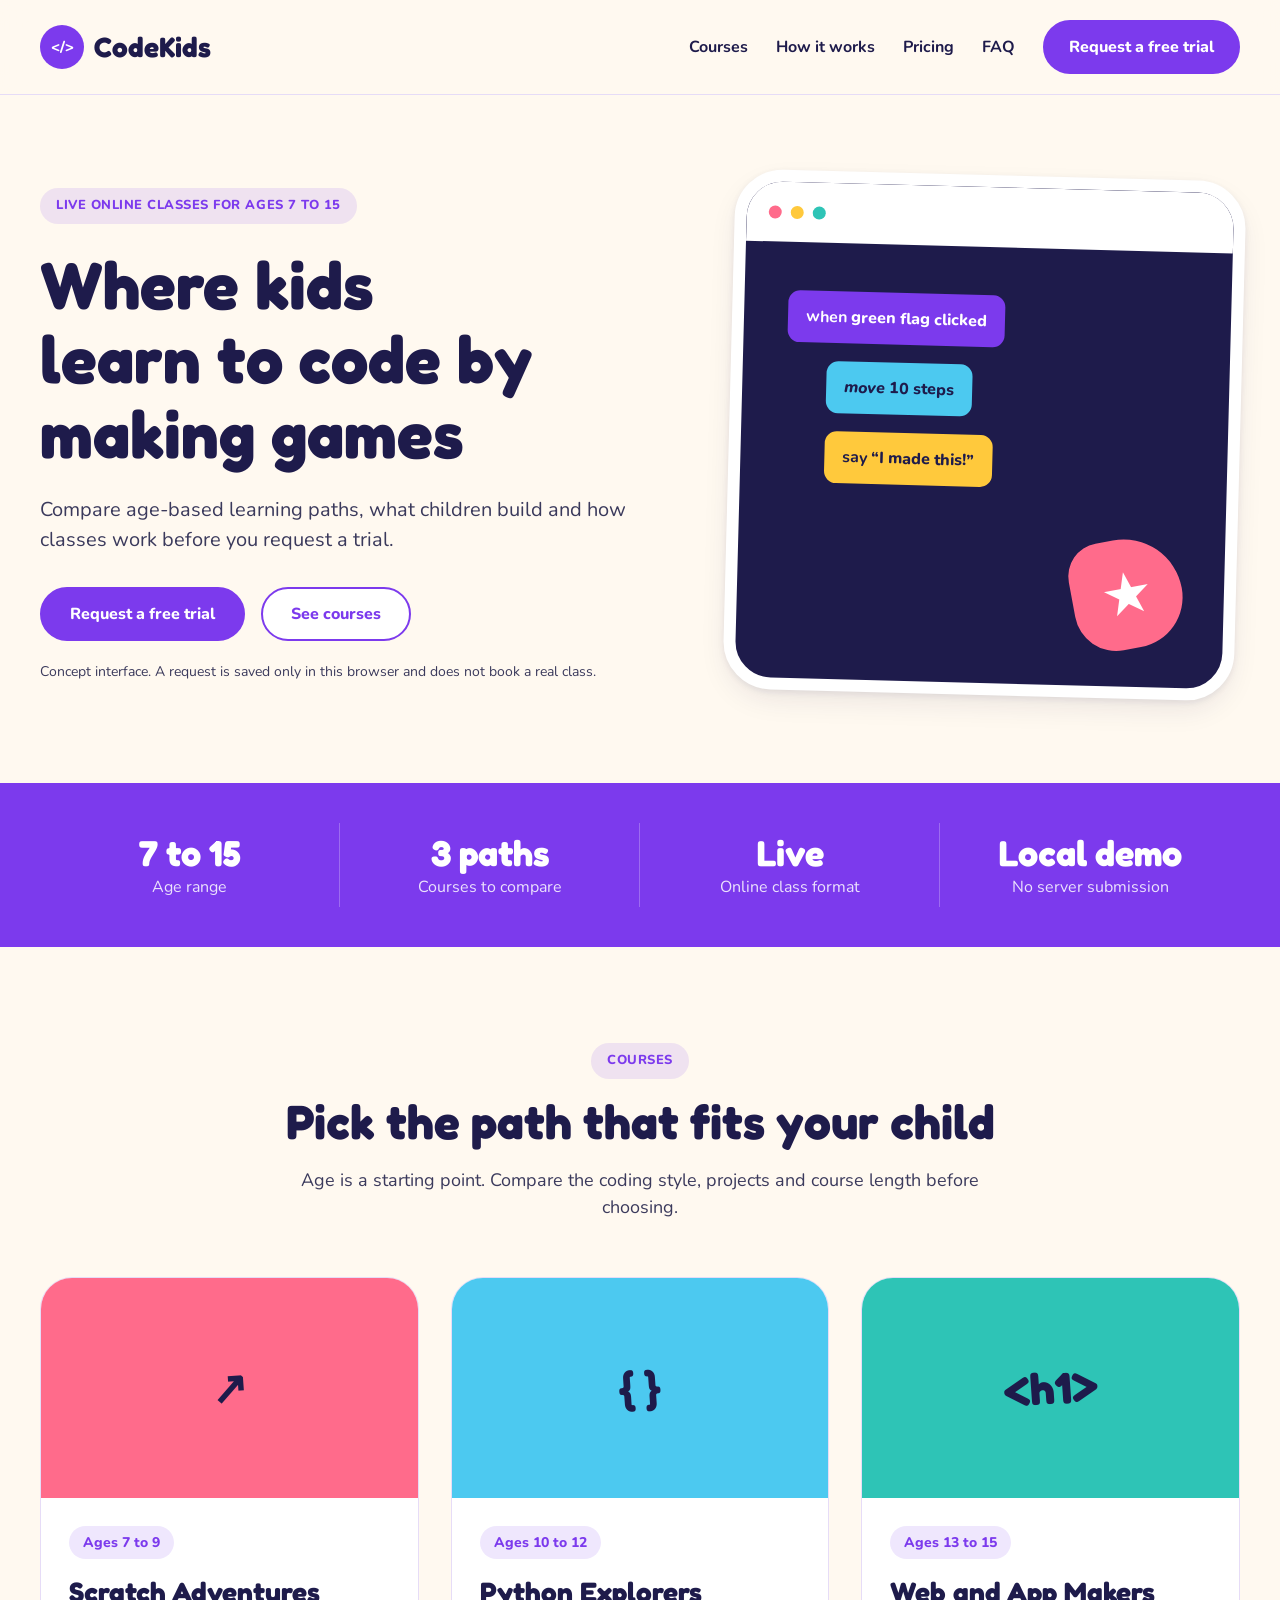
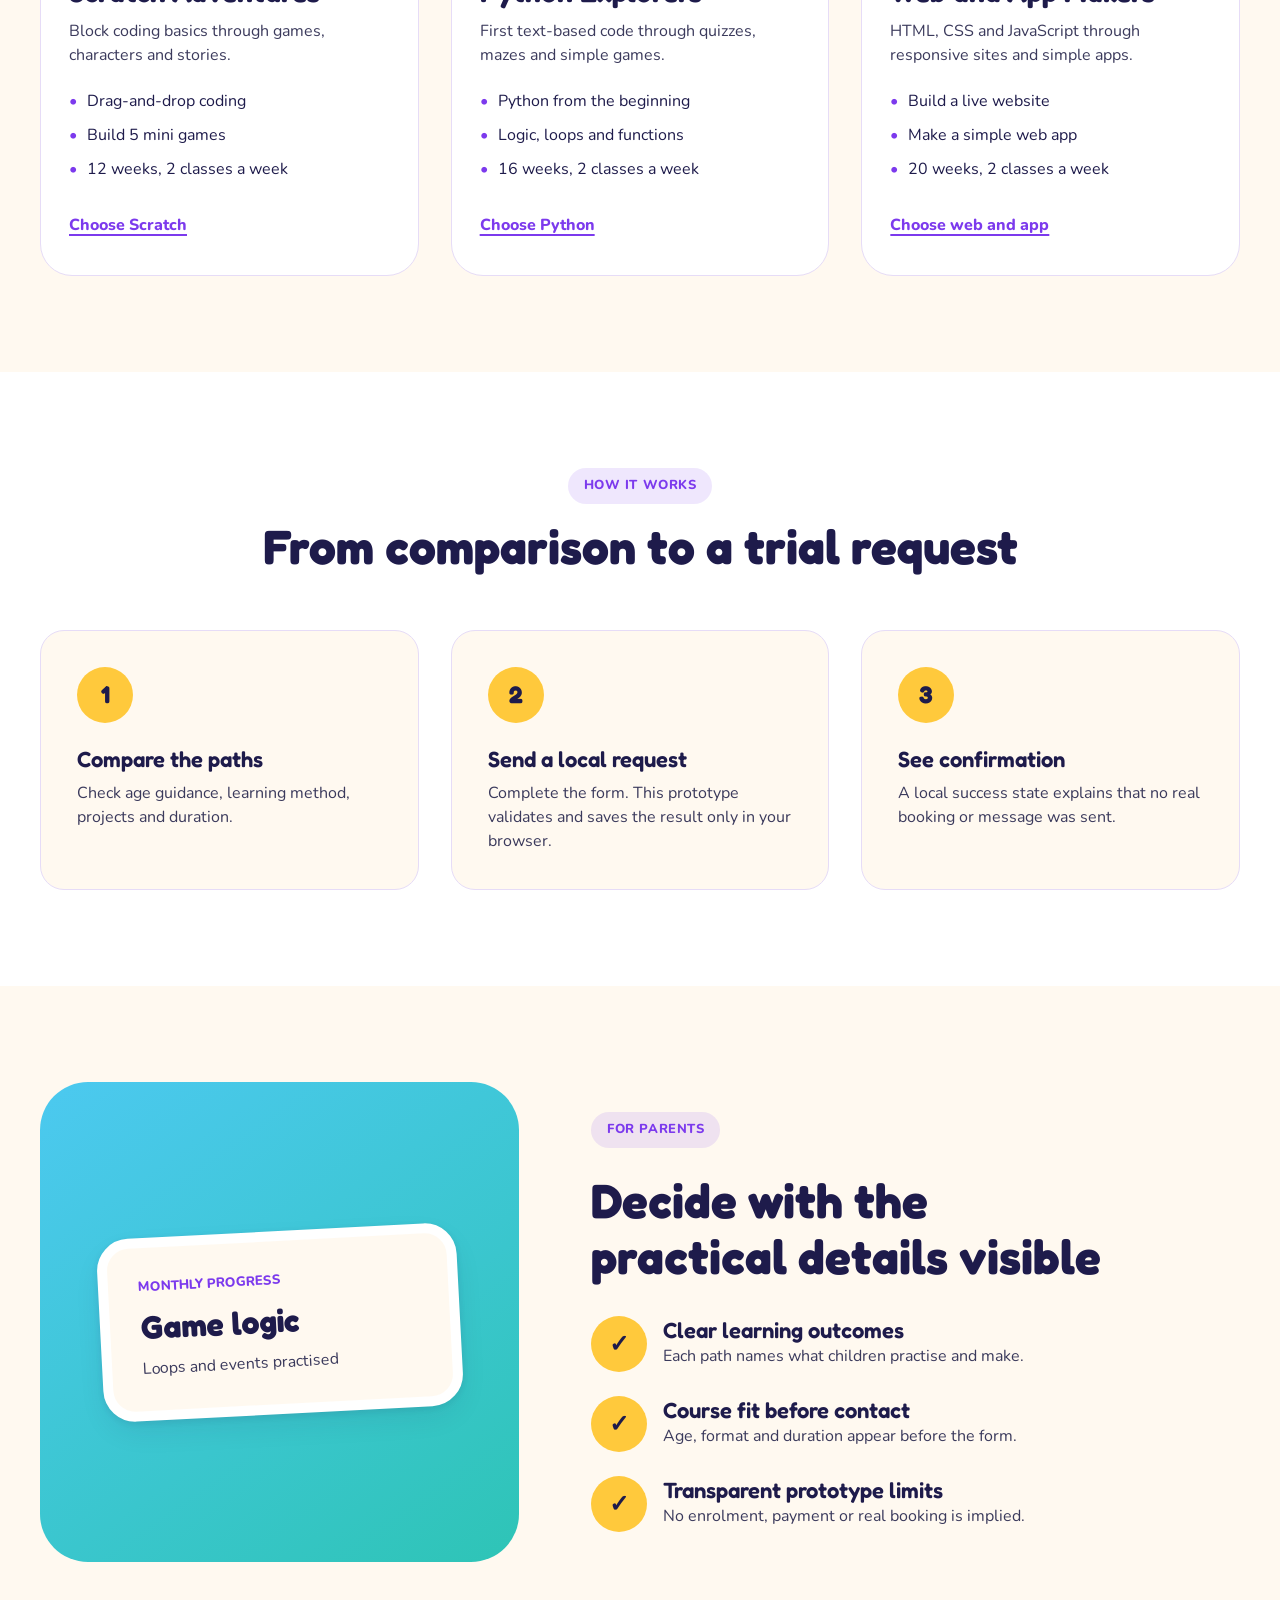
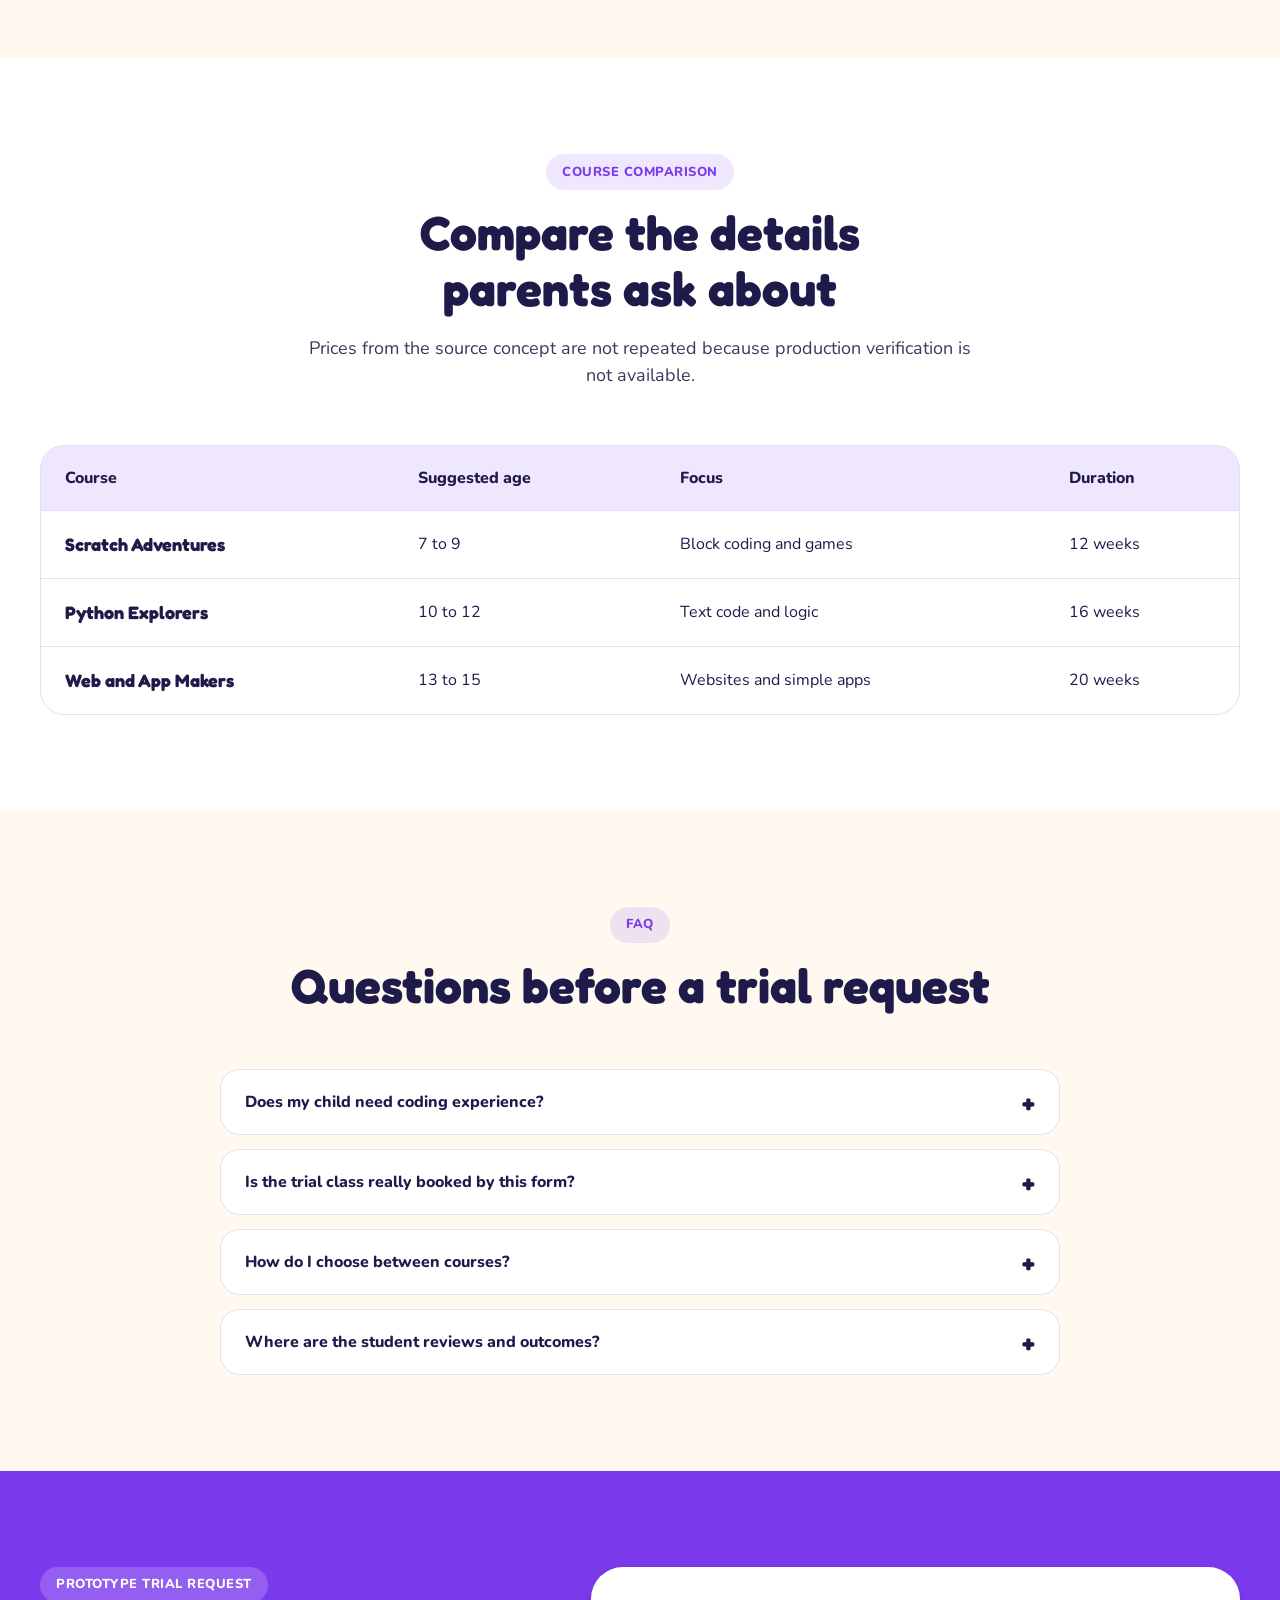
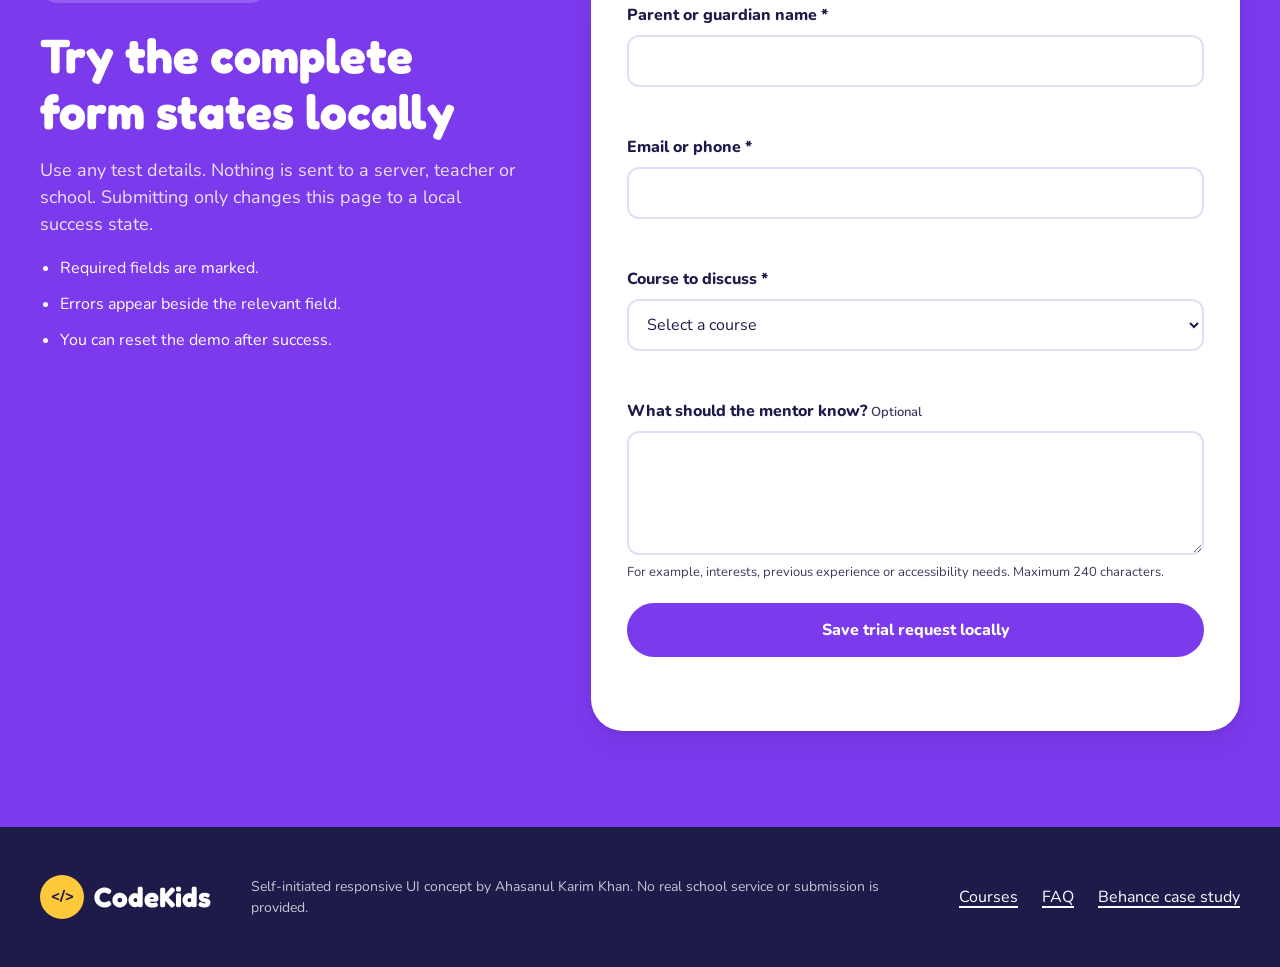
<file: index.html>
<!doctype html>
<html lang="en">
<head>
  <meta charset="utf-8">
  <meta name="viewport" content="width=device-width,initial-scale=1">
  <meta name="description" content="CodeKids is a self-initiated responsive landing-page concept that helps parents compare coding courses and request a local trial callback.">
  <title>CodeKids | Find the right coding course</title>
  <link rel="preconnect" href="https://fonts.googleapis.com">
  <link rel="preconnect" href="https://fonts.gstatic.com" crossorigin>
  <link href="https://fonts.googleapis.com/css2?family=Fredoka:wght@600;700&family=Nunito:wght@400;600;700;800&display=swap" rel="stylesheet">
  <link rel="stylesheet" href="styles.css">
  <script src="script.js" defer></script>
</head>
<body>
  <a class="skip-link" href="#main">Skip to main content</a>
  <header class="site-header" id="top">
    <div class="container header-inner">
      <a class="brand" href="#top" aria-label="CodeKids home"><span aria-hidden="true">&lt;/&gt;</span>CodeKids</a>
      <button class="menu-button" type="button" aria-expanded="false" aria-controls="primary-nav"><span class="sr-only">Open navigation</span><span aria-hidden="true">☰</span></button>
      <nav class="primary-nav" id="primary-nav" aria-label="Primary navigation">
        <a href="#courses">Courses</a><a href="#how">How it works</a><a href="#pricing">Pricing</a><a href="#faq">FAQ</a>
        <a class="button button-small" href="#trial">Request a free trial</a>
      </nav>
    </div>
  </header>

  <main id="main">
    <section class="hero">
      <div class="container hero-grid">
        <div class="hero-copy">
          <p class="pill">Live online classes for ages 7 to 15</p>
          <h1>Where kids learn to code by making games</h1>
          <p class="lead">Compare age-based learning paths, what children build and how classes work before you request a trial.</p>
          <div class="hero-actions"><a class="button" href="#trial">Request a free trial</a><a class="button button-secondary" href="#courses">See courses</a></div>
          <p class="microcopy">Concept interface. A request is saved only in this browser and does not book a real class.</p>
        </div>
        <div class="code-playground" aria-label="Decorative code playground illustration">
          <div class="playground-bar"><span></span><span></span><span></span></div>
          <div class="code-line"><b>when</b> green flag clicked</div><div class="code-line indent"><em>move</em> 10 steps</div><div class="code-line indent"><strong>say</strong> “I made this!”</div>
          <div class="sprite" aria-hidden="true">★</div>
        </div>
      </div>
    </section>

    <section class="trust-strip" aria-label="Program facts"><div class="container fact-grid"><div><strong>7 to 15</strong><span>Age range</span></div><div><strong>3 paths</strong><span>Courses to compare</span></div><div><strong>Live</strong><span>Online class format</span></div><div><strong>Local demo</strong><span>No server submission</span></div></div></section>

    <section class="section" id="courses">
      <div class="container"><div class="section-heading"><p class="eyebrow">Courses</p><h2>Pick the path that fits your child</h2><p>Age is a starting point. Compare the coding style, projects and course length before choosing.</p></div>
        <div class="course-grid">
          <article class="course-card accent-pink"><div class="course-art" aria-hidden="true"><span>↗</span></div><div class="card-body"><span class="tag">Ages 7 to 9</span><h3>Scratch Adventures</h3><p>Block coding basics through games, characters and stories.</p><ul><li>Drag-and-drop coding</li><li>Build 5 mini games</li><li>12 weeks, 2 classes a week</li></ul><a href="#trial" data-course="Scratch Adventures">Choose Scratch</a></div></article>
          <article class="course-card accent-sky"><div class="course-art" aria-hidden="true"><span>{ }</span></div><div class="card-body"><span class="tag">Ages 10 to 12</span><h3>Python Explorers</h3><p>First text-based code through quizzes, mazes and simple games.</p><ul><li>Python from the beginning</li><li>Logic, loops and functions</li><li>16 weeks, 2 classes a week</li></ul><a href="#trial" data-course="Python Explorers">Choose Python</a></div></article>
          <article class="course-card accent-mint"><div class="course-art" aria-hidden="true"><span>&lt;h1&gt;</span></div><div class="card-body"><span class="tag">Ages 13 to 15</span><h3>Web and App Makers</h3><p>HTML, CSS and JavaScript through responsive sites and simple apps.</p><ul><li>Build a live website</li><li>Make a simple web app</li><li>20 weeks, 2 classes a week</li></ul><a href="#trial" data-course="Web and App Makers">Choose web and app</a></div></article>
        </div>
      </div>
    </section>

    <section class="section section-tint" id="how"><div class="container"><div class="section-heading"><p class="eyebrow">How it works</p><h2>From comparison to a trial request</h2></div><ol class="step-grid"><li><span>1</span><h3>Compare the paths</h3><p>Check age guidance, learning method, projects and duration.</p></li><li><span>2</span><h3>Send a local request</h3><p>Complete the form. This prototype validates and saves the result only in your browser.</p></li><li><span>3</span><h3>See confirmation</h3><p>A local success state explains that no real booking or message was sent.</p></li></ol></div></section>

    <section class="section"><div class="container parent-grid"><div class="parent-visual" aria-hidden="true"><div class="report"><small>Monthly progress</small><strong>Game logic</strong><span>Loops and events practised</span></div></div><div><p class="eyebrow">For parents</p><h2>Decide with the practical details visible</h2><div class="feature-list"><div><span>✓</span><p><strong>Clear learning outcomes</strong>Each path names what children practise and make.</p></div><div><span>✓</span><p><strong>Course fit before contact</strong>Age, format and duration appear before the form.</p></div><div><span>✓</span><p><strong>Transparent prototype limits</strong>No enrolment, payment or real booking is implied.</p></div></div></div></div></section>

    <section class="section section-tint" id="pricing"><div class="container"><div class="section-heading"><p class="eyebrow">Course comparison</p><h2>Compare the details parents ask about</h2><p>Prices from the source concept are not repeated because production verification is not available.</p></div><div class="comparison" role="region" aria-label="Course comparison" tabindex="0"><table><thead><tr><th>Course</th><th>Suggested age</th><th>Focus</th><th>Duration</th></tr></thead><tbody><tr><th>Scratch Adventures</th><td>7 to 9</td><td>Block coding and games</td><td>12 weeks</td></tr><tr><th>Python Explorers</th><td>10 to 12</td><td>Text code and logic</td><td>16 weeks</td></tr><tr><th>Web and App Makers</th><td>13 to 15</td><td>Websites and simple apps</td><td>20 weeks</td></tr></tbody></table></div></div></section>

    <section class="section" id="faq"><div class="container narrow"><div class="section-heading"><p class="eyebrow">FAQ</p><h2>Questions before a trial request</h2></div><div class="faq-list"><details><summary>Does my child need coding experience?</summary><p>No experience is assumed in this concept. The course descriptions start from beginner-friendly activities.</p></details><details><summary>Is the trial class really booked by this form?</summary><p>No. This is a portfolio prototype. The form validates locally and demonstrates a confirmation state without transmitting data.</p></details><details><summary>How do I choose between courses?</summary><p>Start with age guidance, then compare coding style, project examples and the time commitment. A real provider should confirm placement.</p></details><details><summary>Where are the student reviews and outcomes?</summary><p>The source design contains proof claims, but this public prototype omits them because their redistribution and production evidence were not independently verified.</p></details></div></div></section>

    <section class="section trial-section" id="trial"><div class="container trial-grid"><div><p class="eyebrow">Prototype trial request</p><h2>Try the complete form states locally</h2><p>Use any test details. Nothing is sent to a server, teacher or school. Submitting only changes this page to a local success state.</p><ul class="trial-notes"><li>Required fields are marked.</li><li>Errors appear beside the relevant field.</li><li>You can reset the demo after success.</li></ul></div>
      <div class="form-shell"><form id="trial-form" novalidate><div class="field"><label for="parent-name">Parent or guardian name <span aria-hidden="true">*</span></label><input id="parent-name" name="parentName" autocomplete="name" required maxlength="80" aria-describedby="parent-name-error"><p class="field-error" id="parent-name-error"></p></div><div class="field"><label for="contact">Email or phone <span aria-hidden="true">*</span></label><input id="contact" name="contact" autocomplete="email" required maxlength="100" aria-describedby="contact-error"><p class="field-error" id="contact-error"></p></div><div class="field"><label for="course">Course to discuss <span aria-hidden="true">*</span></label><select id="course" name="course" required aria-describedby="course-error"><option value="">Select a course</option><option>Scratch Adventures</option><option>Python Explorers</option><option>Web and App Makers</option><option>Not sure yet</option></select><p class="field-error" id="course-error"></p></div><div class="field"><label for="note">What should the mentor know? <span class="optional">Optional</span></label><textarea id="note" name="note" rows="4" maxlength="240" aria-describedby="note-help"></textarea><p class="field-help" id="note-help">For example, interests, previous experience or accessibility needs. Maximum 240 characters.</p></div><button class="button submit-button" type="submit">Save trial request locally</button><p class="form-status" id="form-status" role="status" aria-live="polite"></p></form><div class="success-panel" id="success-panel" hidden tabindex="-1"><span aria-hidden="true">✓</span><h3>Local request saved</h3><p>No form data left this page and no class was booked. This is the prototype success state.</p><button class="button button-secondary" id="reset-demo" type="button">Try the form again</button></div></div>
    </div></section>
  </main>

  <footer class="site-footer"><div class="container footer-grid"><a class="brand brand-light" href="#top"><span aria-hidden="true">&lt;/&gt;</span>CodeKids</a><p>Self-initiated responsive UI concept by Ahasanul Karim Khan. No real school service or submission is provided.</p><nav aria-label="Footer navigation"><a href="#courses">Courses</a><a href="#faq">FAQ</a><a href="https://www.behance.net/gallery/257050573/CodeKids-Kids-Coding-School-Landing-Page-Concept">Behance case study</a></nav></div></footer>
</body>
</html>
</file>
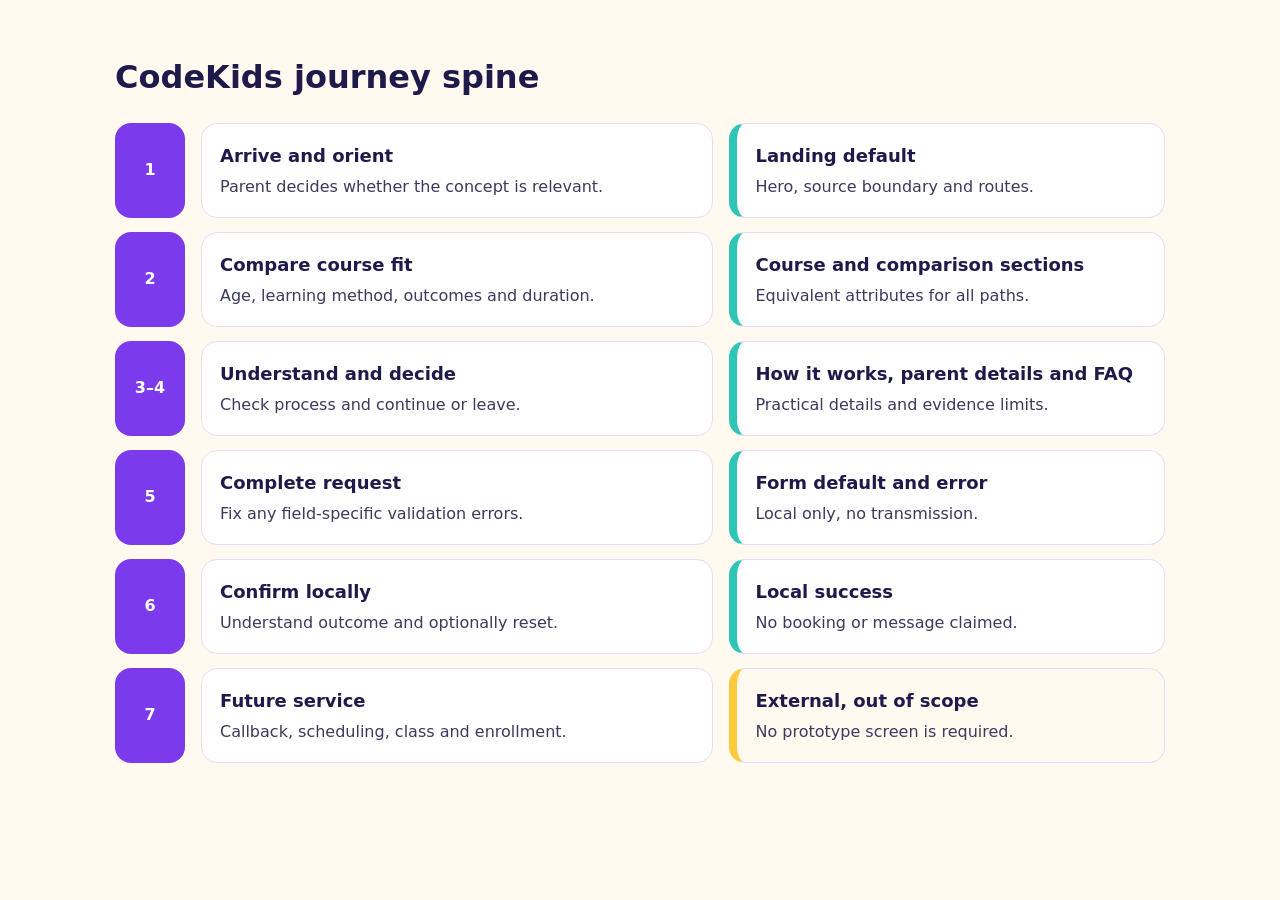
<file: docs/ia-map.html>
<!doctype html><html lang="en"><head><meta charset="utf-8"><meta name="viewport" content="width=device-width,initial-scale=1"><title>CodeKids IA map</title><style>body{margin:0;padding:32px;background:#fff9f0;color:#1e1b4b;font:16px/1.5 Nunito,system-ui,sans-serif}.map{max-width:1050px;margin:auto}.row{display:grid;grid-template-columns:70px minmax(0,1fr) minmax(240px,.85fr);gap:16px;align-items:stretch;margin:14px 0}.step{display:grid;place-items:center;border-radius:16px;background:#7c3aed;color:#fff;font-weight:800}.journey,.screen{padding:18px;border:1px solid #e6dcf7;border-radius:16px;background:#fff}.screen{border-left:8px solid #2ec4b6}.screen.external{border-left-color:#ffc93c;background:#fff9f0}.journey h2,.screen h3{margin:0 0 6px;font-size:18px}.journey p,.screen p{margin:0;color:#3b3a5c}@media(max-width:680px){body{padding:16px}.row{grid-template-columns:52px minmax(0,1fr)}.screen{grid-column:2}.step{grid-row:1/3}}</style></head><body><main class="map"><h1>CodeKids journey spine</h1><div class="row"><div class="step">1</div><section class="journey"><h2>Arrive and orient</h2><p>Parent decides whether the concept is relevant.</p></section><section class="screen"><h3>Landing default</h3><p>Hero, source boundary and routes.</p></section></div><div class="row"><div class="step">2</div><section class="journey"><h2>Compare course fit</h2><p>Age, learning method, outcomes and duration.</p></section><section class="screen"><h3>Course and comparison sections</h3><p>Equivalent attributes for all paths.</p></section></div><div class="row"><div class="step">3–4</div><section class="journey"><h2>Understand and decide</h2><p>Check process and continue or leave.</p></section><section class="screen"><h3>How it works, parent details and FAQ</h3><p>Practical details and evidence limits.</p></section></div><div class="row"><div class="step">5</div><section class="journey"><h2>Complete request</h2><p>Fix any field-specific validation errors.</p></section><section class="screen"><h3>Form default and error</h3><p>Local only, no transmission.</p></section></div><div class="row"><div class="step">6</div><section class="journey"><h2>Confirm locally</h2><p>Understand outcome and optionally reset.</p></section><section class="screen"><h3>Local success</h3><p>No booking or message claimed.</p></section></div><div class="row"><div class="step">7</div><section class="journey"><h2>Future service</h2><p>Callback, scheduling, class and enrollment.</p></section><section class="screen external"><h3>External, out of scope</h3><p>No prototype screen is required.</p></section></div></main></body></html>
</file>
<file: styles.css>
:root{
  --codekids-color-navy-900:#1e1b4b;--codekids-color-ink-700:#3b3a5c;--codekids-color-white:#fff;--codekids-color-cream-50:#fff9f0;--codekids-color-purple-600:#7c3aed;--codekids-color-pink-500:#ff6b8b;--codekids-color-yellow-400:#ffc93c;--codekids-color-sky-400:#4cc9f0;--codekids-color-mint-500:#2ec4b6;--codekids-color-lavender-200:#e6dcf7;--codekids-color-error-700:#b42318;--codekids-color-error-50:#fee4e2;--codekids-color-success-700:#087a68;--codekids-color-success-50:#dff8f3;
  --codekids-color-background-page:var(--codekids-color-cream-50);--codekids-color-background-surface:var(--codekids-color-white);--codekids-color-background-brand:var(--codekids-color-purple-600);--codekids-color-action-primary:var(--codekids-color-purple-600);--codekids-color-text-primary:var(--codekids-color-navy-900);--codekids-color-text-secondary:var(--codekids-color-ink-700);--codekids-color-text-on-brand:var(--codekids-color-white);--codekids-color-border-default:var(--codekids-color-lavender-200);--codekids-color-focus-ring:var(--codekids-color-mint-500);--codekids-color-status-error:var(--codekids-color-error-700);--codekids-color-status-error-soft:var(--codekids-color-error-50);--codekids-color-status-success:var(--codekids-color-success-700);--codekids-color-status-success-soft:var(--codekids-color-success-50);
  --codekids-spacing-1:4px;--codekids-spacing-2:8px;--codekids-spacing-3:12px;--codekids-spacing-4:16px;--codekids-spacing-5:20px;--codekids-spacing-6:24px;--codekids-spacing-8:32px;--codekids-spacing-10:40px;--codekids-spacing-12:48px;--codekids-spacing-14:56px;--codekids-spacing-16:64px;--codekids-spacing-20:80px;--codekids-spacing-24:96px;--codekids-spacing-30:120px;
  --codekids-radius-sm:12px;--codekids-radius-md:24px;--codekids-radius-lg:28px;--codekids-radius-xl:32px;--codekids-radius-2xl:48px;--codekids-radius-full:999px;--codekids-size-control-min:44px;--codekids-size-touch-recommended:48px;--codekids-size-container-max:1200px;--codekids-motion-fast:120ms;--codekids-motion-base:180ms;--codekids-motion-slow:240ms;--codekids-shadow-raised:0 12px 32px -8px rgb(30 27 75 / 12%),0 2px 6px rgb(30 27 75 / 8%);--codekids-family-display:"Fredoka",ui-rounded,"Arial Rounded MT Bold",sans-serif;--codekids-family-body:"Nunito",system-ui,sans-serif;
}
*{box-sizing:border-box}html{scroll-behavior:smooth;scroll-padding-top:92px}body{margin:0;overflow-x:hidden;background:var(--codekids-color-background-page);color:var(--codekids-color-text-primary);font-family:var(--codekids-family-body);font-size:16px;line-height:1.5}a{color:inherit;text-decoration-thickness:2px;text-underline-offset:4px}button,input,select,textarea{font:inherit}button{color:inherit}.container{width:min(calc(100% - 48px),var(--codekids-size-container-max));margin-inline:auto}.narrow{max-width:840px}.sr-only{position:absolute;width:1px;height:1px;padding:0;margin:-1px;overflow:hidden;clip:rect(0,0,0,0);white-space:nowrap;border:0}.skip-link{position:fixed;left:16px;top:12px;z-index:1000;padding:12px 16px;border-radius:12px;background:var(--codekids-color-navy-900);color:#fff;transform:translateY(-160%)}.skip-link:focus{transform:none}:focus-visible{outline:3px solid var(--codekids-color-focus-ring);outline-offset:3px}
.site-header{position:sticky;top:0;z-index:100;background:rgb(255 249 240 / 94%);border-bottom:1px solid var(--codekids-color-border-default);backdrop-filter:blur(14px)}.header-inner{min-height:94px;display:flex;align-items:center;justify-content:space-between;gap:32px}.brand{display:inline-flex;align-items:center;gap:10px;min-height:44px;font:700 28px/1 var(--codekids-family-display);text-decoration:none;white-space:nowrap}.brand span{display:grid;place-items:center;width:44px;height:44px;border-radius:50%;background:var(--codekids-color-purple-600);color:#fff;font:800 15px/1 var(--codekids-family-body)}.primary-nav{display:flex;align-items:center;gap:28px}.primary-nav>a:not(.button){min-height:44px;display:inline-flex;align-items:center;font-weight:700;text-decoration:none;white-space:nowrap}.menu-button{display:none;width:48px;height:48px;border:1px solid var(--codekids-color-border-default);border-radius:12px;background:#fff;font-size:24px}.button{display:inline-flex;align-items:center;justify-content:center;min-height:50px;padding:13px 28px;border:2px solid var(--codekids-color-action-primary);border-radius:var(--codekids-radius-full);background:var(--codekids-color-action-primary);color:#fff;font-weight:800;text-align:center;text-decoration:none;white-space:nowrap;cursor:pointer;transition:transform var(--codekids-motion-fast),box-shadow var(--codekids-motion-base)}.button:hover{transform:translateY(-2px);box-shadow:var(--codekids-shadow-raised)}.button-secondary{background:#fff;color:var(--codekids-color-purple-600)}.button-small{min-height:50px;padding-inline:24px}
.hero{padding:80px 0 88px}.hero-grid{display:grid;grid-template-columns:minmax(0,1.1fr) minmax(420px,.9fr);align-items:center;gap:64px}.hero-copy{min-width:0}.pill,.eyebrow{display:inline-flex;align-items:center;min-height:36px;margin:0 0 24px;padding:7px 16px;border-radius:var(--codekids-radius-full);background:rgb(124 58 237 / 12%);color:var(--codekids-color-purple-600);font-size:13px;font-weight:800;letter-spacing:.04em;text-transform:uppercase}.hero h1{max-width:720px;margin:0;font:700 clamp(48px,5.2vw,68px)/1.12 var(--codekids-family-display);text-wrap:balance}.lead{max-width:650px;margin:24px 0 0;color:var(--codekids-color-text-secondary);font-size:20px;line-height:30px}.hero-actions{display:flex;flex-wrap:wrap;gap:16px;margin-top:32px}.microcopy{max-width:600px;margin:20px 0 0;color:var(--codekids-color-text-secondary);font-size:14px}.code-playground{position:relative;min-height:520px;overflow:hidden;padding:90px 44px 44px;border:12px solid #fff;border-radius:48px;background:var(--codekids-color-navy-900);box-shadow:var(--codekids-shadow-raised);color:#fff;transform:rotate(1.5deg)}.playground-bar{position:absolute;inset:0 0 auto;height:60px;display:flex;align-items:center;gap:9px;padding:0 22px;background:#fff}.playground-bar span{width:13px;height:13px;border-radius:50%;background:var(--codekids-color-pink-500)}.playground-bar span:nth-child(2){background:var(--codekids-color-yellow-400)}.playground-bar span:nth-child(3){background:var(--codekids-color-mint-500)}.code-line{width:max-content;max-width:100%;margin:18px 0;padding:14px 18px;border-radius:12px;background:var(--codekids-color-purple-600);font-weight:800}.code-line.indent{margin-left:40px;background:var(--codekids-color-sky-400);color:var(--codekids-color-navy-900)}.code-line:nth-child(4){background:var(--codekids-color-yellow-400)}.sprite{position:absolute;right:42px;bottom:38px;display:grid;place-items:center;width:110px;height:110px;border-radius:36% 64% 55% 45%;background:var(--codekids-color-pink-500);font-size:58px;transform:rotate(-12deg)}
.trust-strip{padding:40px 0;background:var(--codekids-color-purple-600);color:#fff}.fact-grid{display:grid;grid-template-columns:repeat(4,minmax(0,1fr))}.fact-grid div{min-width:0;display:flex;flex-direction:column;align-items:center;padding:8px 24px;text-align:center;border-right:1px solid rgb(255 255 255 / 25%)}.fact-grid div:last-child{border:0}.fact-grid strong{font:700 36px/44px var(--codekids-family-display);white-space:nowrap}.fact-grid span{color:rgb(255 255 255 / 85%)}
.section{padding:96px 0}.section-tint{background:#fff}.section-heading{max-width:800px;margin:0 auto 56px;text-align:center}.section-heading .eyebrow{margin-bottom:14px}.section-heading h2,.parent-grid h2,.trial-grid h2{margin:0;font:700 clamp(36px,4vw,48px)/1.17 var(--codekids-family-display);text-wrap:balance}.section-heading>p:last-child{max-width:680px;margin:18px auto 0;color:var(--codekids-color-text-secondary);font-size:18px}.course-grid{display:grid;grid-template-columns:repeat(3,minmax(0,1fr));gap:32px}.course-card{min-width:0;overflow:hidden;border:1px solid var(--codekids-color-border-default);border-radius:var(--codekids-radius-xl);background:#fff}.course-art{height:220px;display:grid;place-items:center;background:var(--card-accent);color:var(--codekids-color-navy-900)}.course-art span{font:700 44px/1 var(--codekids-family-display);transform:rotate(-4deg)}.accent-pink{--card-accent:var(--codekids-color-pink-500)}.accent-sky{--card-accent:var(--codekids-color-sky-400)}.accent-mint{--card-accent:var(--codekids-color-mint-500)}.card-body{padding:28px}.tag{display:inline-flex;padding:6px 14px;border-radius:999px;background:rgb(124 58 237 / 12%);color:var(--codekids-color-purple-600);font-size:14px;font-weight:800}.card-body h3{margin:16px 0 10px;font:700 28px/34px var(--codekids-family-display)}.card-body p{margin:0;color:var(--codekids-color-text-secondary)}.card-body ul{display:grid;gap:10px;margin:22px 0;padding:0;list-style:none}.card-body li::before{content:"•";margin-right:10px;color:var(--codekids-color-purple-600);font-weight:900}.card-body a{display:inline-flex;align-items:center;min-height:44px;color:var(--codekids-color-purple-600);font-weight:800}.step-grid{display:grid;grid-template-columns:repeat(3,minmax(0,1fr));gap:32px;margin:0;padding:0;list-style:none}.step-grid li{padding:36px;border:1px solid var(--codekids-color-border-default);border-radius:var(--codekids-radius-md);background:var(--codekids-color-background-page)}.step-grid span,.feature-list>div>span{display:grid;place-items:center;width:56px;height:56px;border-radius:50%;background:var(--codekids-color-yellow-400);font:700 24px/1 var(--codekids-family-display)}.step-grid h3{margin:22px 0 8px;font:600 22px/28px var(--codekids-family-display)}.step-grid p{margin:0;color:var(--codekids-color-text-secondary)}
.parent-grid{display:grid;grid-template-columns:minmax(360px,.85fr) minmax(0,1.15fr);align-items:center;gap:72px}.parent-visual{min-height:480px;display:grid;place-items:center;padding:48px;border-radius:48px;background:linear-gradient(145deg,var(--codekids-color-sky-400),var(--codekids-color-mint-500))}.report{width:min(100%,360px);display:grid;gap:10px;padding:30px;border:10px solid #fff;border-radius:32px;background:var(--codekids-color-background-page);box-shadow:var(--codekids-shadow-raised);transform:rotate(-3deg)}.report small{color:var(--codekids-color-purple-600);font-weight:800;text-transform:uppercase}.report strong{font:700 32px/39px var(--codekids-family-display)}.report span{color:var(--codekids-color-text-secondary)}.feature-list{display:grid;gap:24px;margin-top:32px}.feature-list>div{display:grid;grid-template-columns:56px minmax(0,1fr);align-items:start;gap:16px}.feature-list p{margin:0;color:var(--codekids-color-text-secondary)}.feature-list strong{display:block;color:var(--codekids-color-text-primary);font:600 22px/28px var(--codekids-family-display)}
.comparison{overflow-x:auto;border:1px solid var(--codekids-color-border-default);border-radius:24px;background:#fff}table{width:100%;min-width:760px;border-collapse:collapse;text-align:left}th,td{padding:20px 24px;border-bottom:1px solid var(--codekids-color-border-default)}thead th{background:rgb(124 58 237 / 12%);font-weight:800}tbody tr:last-child>*{border-bottom:0}tbody th{font-family:var(--codekids-family-display);font-size:18px}.faq-list{display:grid;gap:14px}.faq-list details{border:1px solid var(--codekids-color-border-default);border-radius:20px;background:#fff}.faq-list summary{min-height:64px;display:flex;align-items:center;justify-content:space-between;gap:24px;padding:18px 24px;font-weight:800;cursor:pointer;list-style:none}.faq-list summary::-webkit-details-marker{display:none}.faq-list summary::after{content:"+";flex:0 0 auto;font:700 26px/1 var(--codekids-family-display)}.faq-list details[open] summary::after{content:"−"}.faq-list p{margin:0;padding:0 24px 22px;color:var(--codekids-color-text-secondary)}
.trial-section{background:var(--codekids-color-purple-600);color:#fff}.trial-grid{display:grid;grid-template-columns:minmax(0,.85fr) minmax(480px,1.15fr);align-items:start;gap:72px}.trial-grid>div:first-child>p:not(.eyebrow){color:rgb(255 255 255 / 85%);font-size:18px}.trial-section .eyebrow{background:rgb(255 255 255 / 18%);color:#fff}.trial-notes{display:grid;gap:12px;padding-left:20px}.form-shell{min-width:0;padding:36px;border-radius:32px;background:#fff;color:var(--codekids-color-text-primary);box-shadow:var(--codekids-shadow-raised)}.field{display:grid;gap:8px;margin-bottom:20px}.field label{font-weight:800}.optional{color:var(--codekids-color-text-secondary);font-size:13px;font-weight:600}input,select,textarea{width:100%;min-height:48px;padding:12px 14px;border:2px solid var(--codekids-color-border-default);border-radius:12px;background:#fff;color:var(--codekids-color-text-primary)}textarea{resize:vertical}input[aria-invalid="true"],select[aria-invalid="true"]{border-color:var(--codekids-color-status-error);background:var(--codekids-color-status-error-soft)}.field-error,.field-help{min-height:20px;margin:0;font-size:13px}.field-error{color:var(--codekids-color-status-error);font-weight:700}.field-help{color:var(--codekids-color-text-secondary)}.submit-button{width:100%}.form-status{min-height:24px;margin:14px 0 0;font-weight:700}.form-status.error{color:var(--codekids-color-status-error)}.success-panel{text-align:center;padding:34px 18px}.success-panel>span{display:grid;place-items:center;width:72px;height:72px;margin:0 auto 22px;border-radius:50%;background:var(--codekids-color-status-success-soft);color:var(--codekids-color-status-success);font-size:34px;font-weight:900}.success-panel h3{margin:0;font:700 32px/39px var(--codekids-family-display)}.success-panel p{margin:14px auto 24px;max-width:480px;color:var(--codekids-color-text-secondary)}
.site-footer{padding:48px 0;background:var(--codekids-color-navy-900);color:#fff}.footer-grid{display:grid;grid-template-columns:auto minmax(0,1fr) auto;align-items:center;gap:40px}.brand-light span{background:var(--codekids-color-yellow-400);color:var(--codekids-color-navy-900)}.footer-grid p{margin:0;color:rgb(255 255 255 / 75%);font-size:14px}.footer-grid nav{display:flex;flex-wrap:wrap;gap:8px 24px}.footer-grid nav a{min-height:44px;display:inline-flex;align-items:center}
@media(max-width:1020px){.container{width:min(calc(100% - 40px),var(--codekids-size-container-max))}.primary-nav{gap:16px}.primary-nav>a:not(.button){display:none}.hero{padding:64px 0}.hero-grid{grid-template-columns:minmax(0,1fr) minmax(340px,.8fr);gap:40px}.code-playground{min-height:440px;padding-inline:30px}.course-grid{grid-template-columns:repeat(2,minmax(0,1fr))}.course-card:last-child{grid-column:1/-1}.parent-grid{grid-template-columns:1fr 1fr;gap:40px}.trial-grid{grid-template-columns:1fr 1.2fr;gap:40px}.footer-grid{grid-template-columns:1fr 1fr}.footer-grid p{grid-column:1/-1;grid-row:2}.footer-grid nav{justify-content:flex-end}}
@media(max-width:760px){html{scroll-padding-top:76px}.container{width:min(calc(100% - 32px),var(--codekids-size-container-max))}.header-inner{position:relative;min-height:72px;gap:16px}.brand{font-size:24px}.brand span{width:40px;height:40px}.menu-button{display:inline-flex;align-items:center;justify-content:center;flex:0 0 auto}.primary-nav{position:absolute;left:0;right:0;top:64px;display:none;flex-direction:column;align-items:stretch;gap:2px;padding:16px;border:1px solid var(--codekids-color-border-default);border-radius:20px;background:#fff;box-shadow:var(--codekids-shadow-raised)}.primary-nav.open{display:flex}.primary-nav>a:not(.button){display:flex;width:100%;justify-content:center;min-height:48px}.primary-nav .button{width:100%}.hero{padding:48px 0 56px}.hero-grid{display:flex;flex-direction:column;align-items:stretch;gap:40px}.hero-copy{width:100%;overflow-wrap:break-word}.pill{width:100%;max-width:100%;justify-content:center;padding-inline:10px;font-size:11px;line-height:16px;text-align:center;white-space:normal}.hero h1{max-width:100%;font-size:clamp(40px,11vw,46px);line-height:1.14;overflow-wrap:break-word}.lead{max-width:100%;font-size:18px;line-height:28px}.hero-actions{flex-direction:column;align-items:stretch}.hero-actions .button{width:100%}.code-playground{min-height:360px;padding:74px 20px 24px;border-width:8px;border-radius:32px;transform:none}.code-line{font-size:14px}.code-line.indent{margin-left:20px}.sprite{right:24px;bottom:24px;width:76px;height:76px;font-size:40px}.fact-grid{grid-template-columns:repeat(2,minmax(0,1fr));gap:0}.fact-grid div{padding:20px 10px;border-right:1px solid rgb(255 255 255 / 25%);border-bottom:1px solid rgb(255 255 255 / 25%)}.fact-grid div:nth-child(2){border-right:0}.fact-grid div:nth-child(3),.fact-grid div:nth-child(4){border-bottom:0}.fact-grid strong{font-size:28px;line-height:34px}.section{padding:64px 0}.section-heading{margin-bottom:36px;text-align:left}.section-heading h2,.parent-grid h2,.trial-grid h2{font-size:36px;line-height:44px;text-wrap:balance}.section-heading>p:last-child{margin-left:0}.course-grid,.step-grid{grid-template-columns:1fr;gap:20px}.course-card:last-child{grid-column:auto}.course-art{height:190px}.parent-grid{display:flex;flex-direction:column;align-items:stretch;gap:40px}.parent-visual{min-height:360px;padding:28px}.feature-list>div{grid-template-columns:48px minmax(0,1fr)}.feature-list>div>span{width:48px;height:48px}.trial-grid{display:flex;flex-direction:column;align-items:stretch;gap:36px}.form-shell{padding:24px}.footer-grid{display:flex;flex-direction:column;align-items:flex-start;gap:18px}.footer-grid p{order:2}.footer-grid nav{order:3;width:100%;flex-direction:column;gap:0}.footer-grid nav a{width:100%;min-height:48px}}
@media(max-width:360px){.container{width:min(calc(100% - 24px),var(--codekids-size-container-max))}.hero h1{font-size:36px;line-height:42px}.section-heading h2,.parent-grid h2,.trial-grid h2{font-size:32px;line-height:39px}.card-body,.step-grid li{padding:22px}.form-shell{padding:18px}.code-line{width:100%;white-space:normal}.fact-grid strong{font-size:24px}.comparison{margin-inline:-2px}}
@media(prefers-reduced-motion:reduce){html{scroll-behavior:auto}*,*::before,*::after{animation-duration:.01ms!important;animation-iteration-count:1!important;transition-duration:.01ms!important}.button:hover{transform:none}}
</file>
